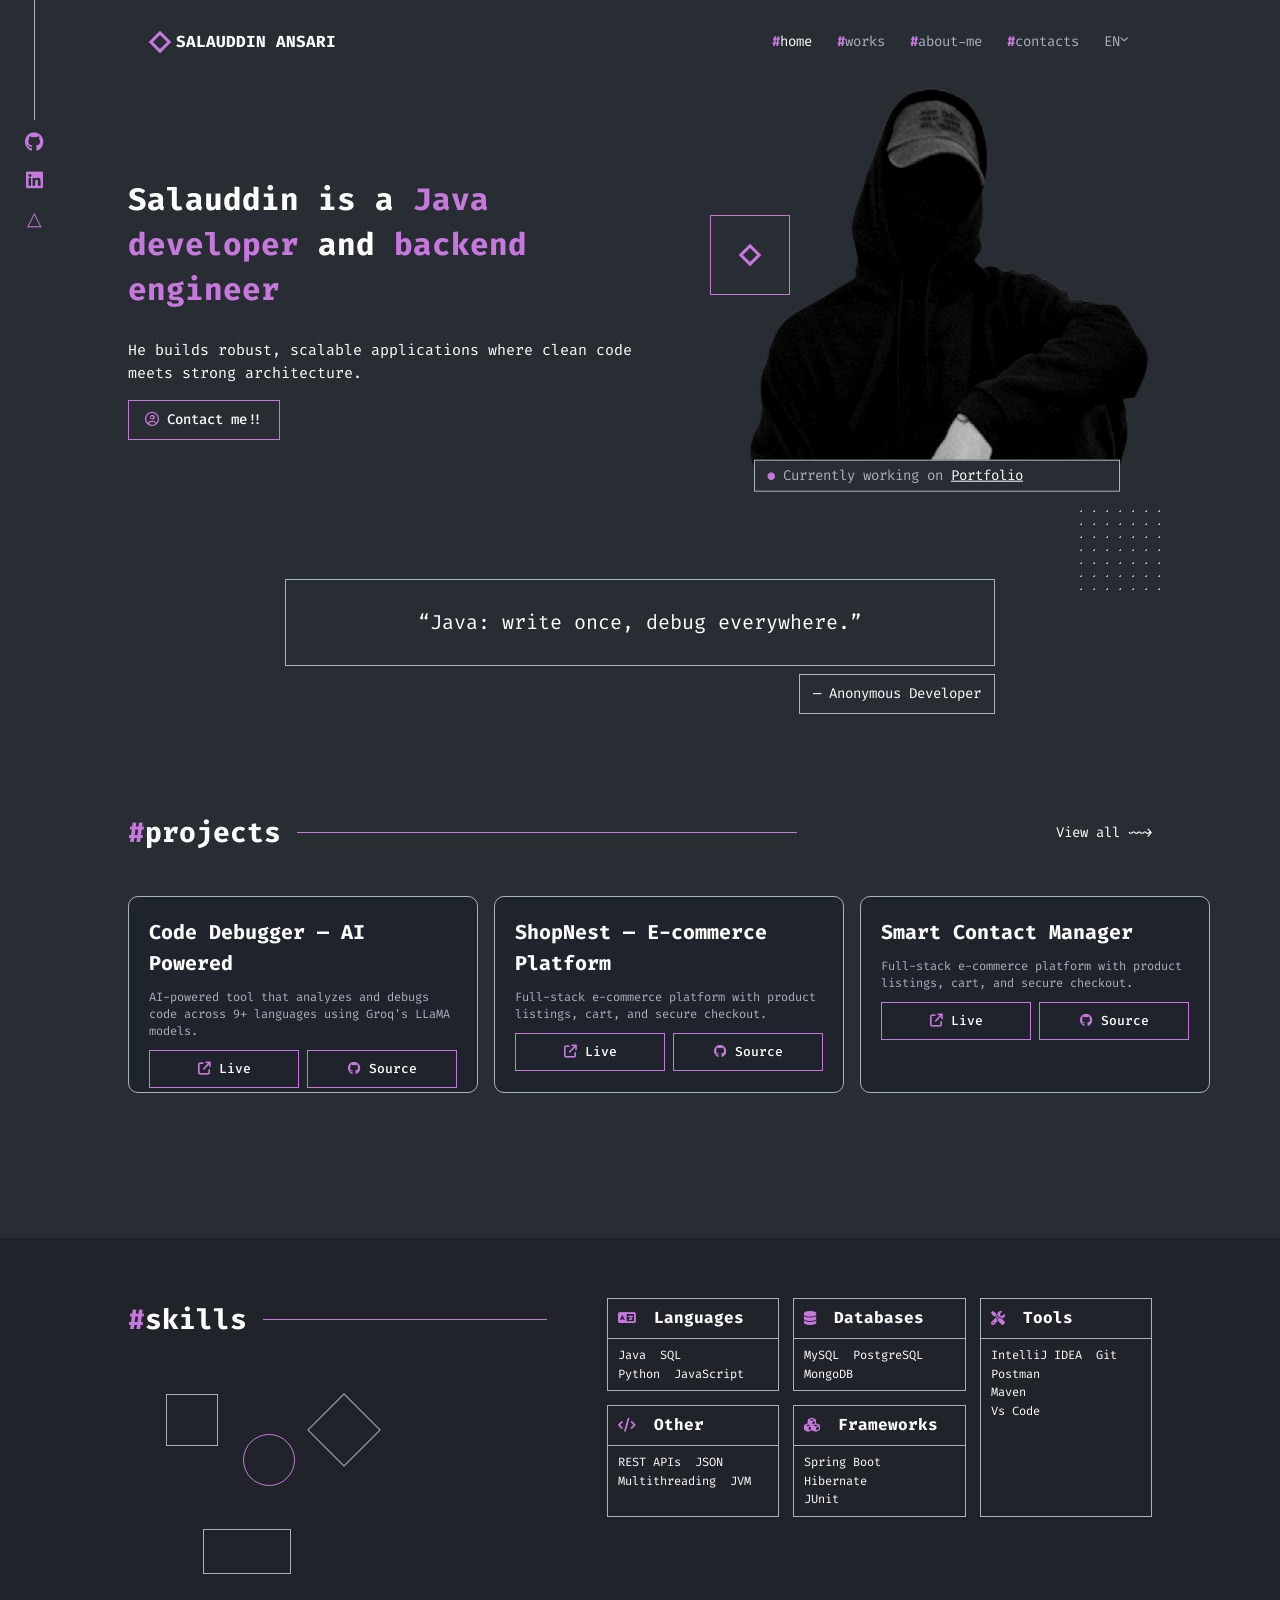
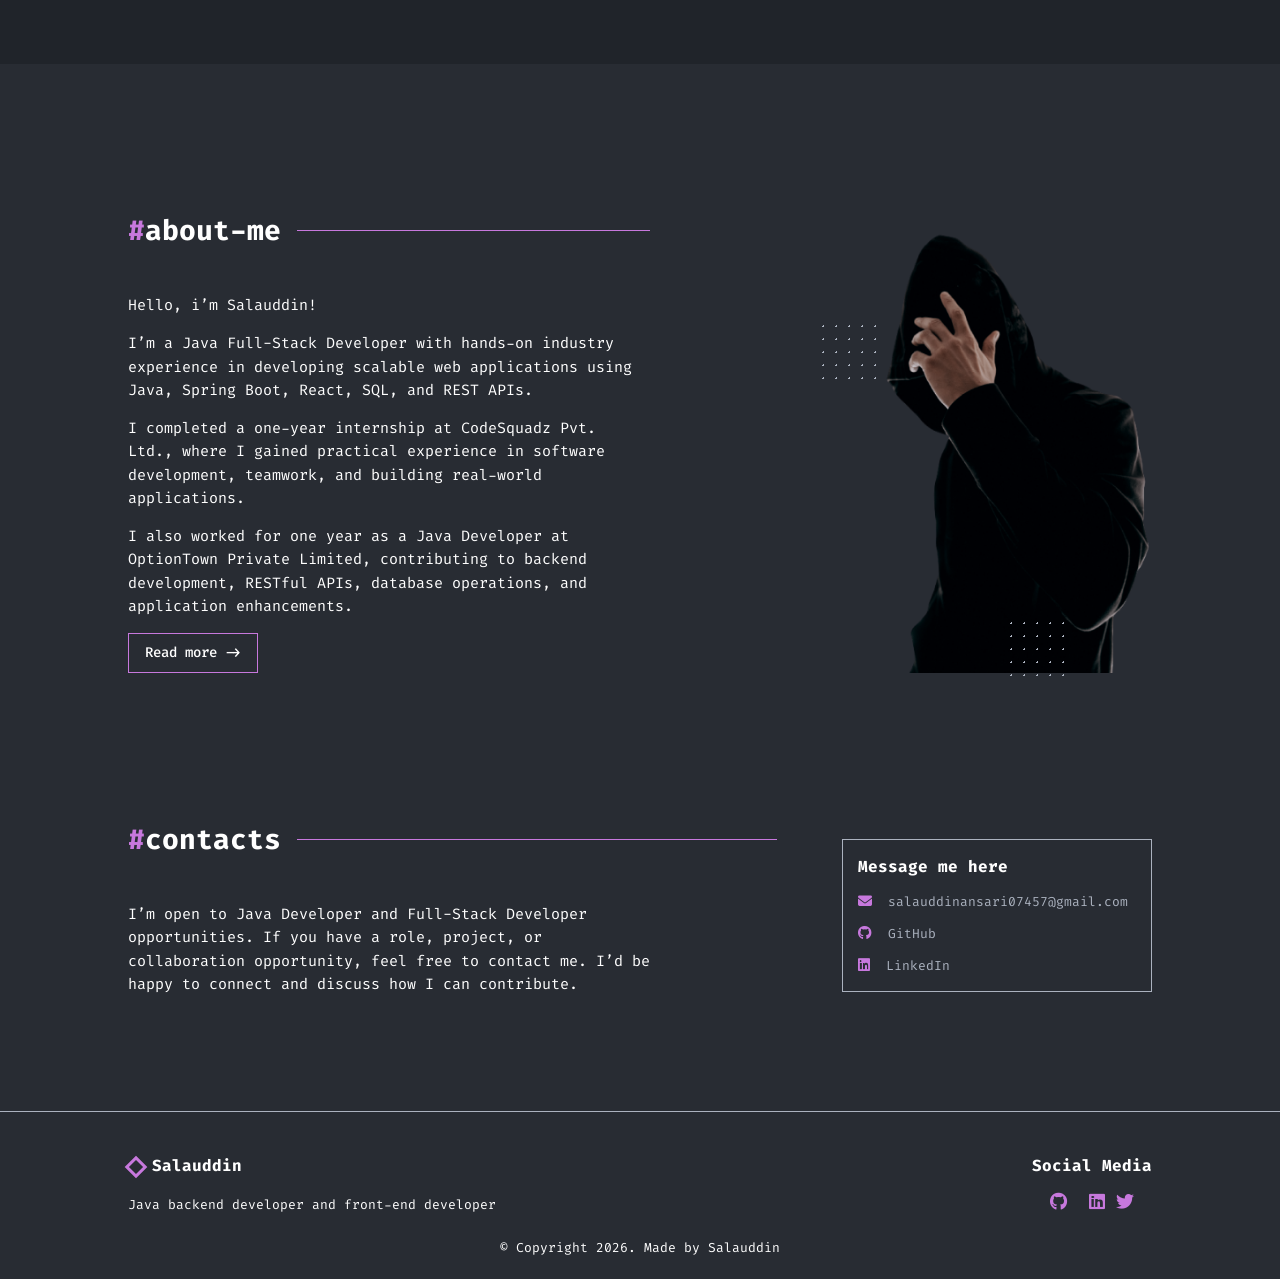
<file: index.html>
<!doctype html>
<html lang="en">

<head>
  <meta charset="UTF-8" />
  <meta name="viewport" content="width=device-width, initial-scale=1.0" />
  <meta name="description" content="Elias — web designer and front-end developer portfolio" />
  <title>Salauddin | Portfolio</title>
  <link rel="stylesheet" href="https://cdnjs.cloudflare.com/ajax/libs/font-awesome/6.5.1/css/all.min.css" />
  <link rel="stylesheet" href="styles.css" />
  <!-- <link rel="stylesheet" href="projects.css"> -->
</head>

<body>

  <div class="social-rail" aria-label="Social links">
    <span></span>
    <a href="https://github.com/AnsariSalauddin" target="_blank" rel="noopener noreferrer" aria-label="GitHub"><i
        class="fa-brands fa-github"></i></a>
    <a href="https://linkedin.com/in/salauddinansari0" target="_blank" rel="noopener noreferrer"
      aria-label="LinkedIn"><i class="fa-brands fa-linkedin"></i></a>
    <a href="#" aria-label="Figma">△</a>
  </div>
  <header class="site-header">
    <a class="brand" href="#home"><i></i>SALAUDDIN ANSARI</a>
    <button class="menu-toggle" aria-expanded="false" aria-controls="menu">
      ☰
    </button>
    <nav id="menu">
      <a class="active" href="#home"><b>#</b>home</a><a href="#works"><b>#</b>works</a><a
        href="#about"><b>#</b>about-me</a><a href="#contacts"><b>#</b>contacts</a><a href="#home">EN⌄</a>
    </nav>
  </header>
  <main id="home">
    <section class="hero wrap">
      <div class="hero-copy">
        <h1>
          Salauddin is a <em>Java developer</em> and <em>backend engineer</em>
        </h1>
        <p>
          He builds robust, scalable applications where clean code meets strong architecture.
        </p>
        <a class="button" href="#contacts"><i class="fa-regular fa-circle-user"></i> Contact me!!</a>
      </div>
      <div class="hero-art">
        <img class="person" src="images/image.png" alt="Person wearing a black hoodie">
        <!-- <div class="person" aria-hidden="true">✦</div> -->
        <div class="logo-box"><i></i></div>
        <div class="current">
          <span>●</span> Currently working on <a href="#works">Portfolio</a>
        </div>
        <div class="dot-grid"></div>
      </div>
    </section>
    <section class="quote wrap">
      <blockquote>“Java: write once, debug everywhere.”</blockquote>
      <cite>— Anonymous Developer</cite>
    </section>
    <section id="works" class="wrap section">
      <div class="section-heading">
        <h2><b>#</b>projects</h2>
        <span></span>
        <a href="Projects.html">View all ~~&gt;</a>
      </div>
      <div class="projects">
        <div class="card">
          <p class="projectTitleOuter">Code Debugger — AI Powered</p>
          <div class="card__content">
            <p class="card__title">Code Debugger — AI Powered</p>
            <p class="card__description">AI-powered tool that analyzes and debugs code across 9+ languages using Groq's
              LLaMA models.</p>
            <div class="card-buttons">
              <a class="button" href="https://code-debugger-frontend-beige.vercel.app/" target="_blank"
                rel="noopener noreferrer"><i class="fa-solid fa-arrow-up-right-from-square"></i>
                Live</a>
              <a class="button secondary" href="https://github.com/AnsariSalauddin/CodeDebugger.git" target="_blank"
                rel="noopener noreferrer"><i class="fa-brands fa-github"></i> Source</a>
            </div>

          </div>
        </div>
        <div class="card">
          <p class="projectTitleOuter">ShopNest — E-commerce Platform</p>
          <div class="card__content">
            <p class="card__title">ShopNest — E-commerce Platform</p>
            <p class="card__description">Full-stack e-commerce platform with product listings, cart, and
              secure
              checkout.</p>
            <div class="card-buttons">
              <a class="button" href="https://shopnest-frontend-rho.vercel.app/" target="_blank"
                rel="noopener noreferrer"><i class="fa-solid fa-arrow-up-right-from-square"></i>
                Live</a>
              <a class="button secondary" href="https://github.com/AnsariSalauddin/shopnest-Backend" target="_blank"
                rel="noopener noreferrer"><i class="fa-brands fa-github"></i> Source</a>
            </div>

          </div>
        </div>
        <div class="card">
          <p class="projectTitleOuter">Smart Contact Manager</p>
          <div class="card__content">
            <p class="card__title">Smart Contact Manager</p>
            <p class="card__description">Full-stack e-commerce platform with product listings, cart, and
              secure
              checkout.</p>
            <div class="card-buttons">
              <a class="button" href=""_blank"
                rel="noopener noreferrer"><i class="fa-solid fa-arrow-up-right-from-square"></i>
                Live</a>
              <a class="button secondary" href="" target="_blank" aria-disabled="false"
                rel="noopener noreferrer"><i class="fa-brands fa-github"></i> Source</a>
            </div>

          </div>
        </div>
      </div>
    </section>
    <section class="skills section">
      <div class="wrap skills-grid">
        <div>
          <div class="section-heading">
            <h2><b>#</b>skills</h2>
            <span></span>
          </div>
          <div class="shapes" aria-hidden="true">
            <i></i><i></i><i></i><i></i>
          </div>
        </div>
        <div class="skill-cards">
          <article>
            <h3><i class="fa-solid fa-language"></i> Languages</h3>
            <p>Java&nbsp; SQL<br>Python&nbsp; JavaScript</p>
          </article>

          <article>
            <h3><i class="fa-solid fa-database"></i> Databases</h3>
            <p>MySQL&nbsp; PostgreSQL<br>MongoDB</p>
          </article>

          <article>
            <h3><i class="fa-solid fa-screwdriver-wrench"></i> Tools</h3>
            <p>IntelliJ IDEA&nbsp; Git&nbsp; Postman<br>Maven<br>Vs Code</p>
          </article>

          <article>
            <h3><i class="fa-solid fa-code"></i> Other</h3>
            <p>REST APIs&nbsp; JSON<br>Multithreading&nbsp; JVM</p>
          </article>

          <article>
            <h3><i class="fa-solid fa-cubes"></i> Frameworks</h3>
            <p>Spring Boot&nbsp; Hibernate<br>JUnit</p>
          </article>
        </div>
      </div>
    </section>
    <section id="about" class="wrap section about">
      <div class="about-copy">
        <div class="section-heading">
          <h2><b>#</b>about-me</h2>
          <span></span>
        </div>
        <p>Hello, i’m Salauddin!</p>
        <p>
          I’m a Java Full-Stack Developer with hands-on industry experience in
          developing scalable web applications using Java, Spring Boot, React, SQL,
          and REST APIs.
        </p>

        <p>
          I completed a one-year internship at CodeSquadz Pvt. Ltd., where I gained
          practical experience in software development, teamwork, and building
          real-world applications.
        </p>

        <p>
          I also worked for one year as a Java Developer at OptionTown Private
          Limited, contributing to backend development, RESTful APIs, database
          operations, and application enhancements.
        </p>
        <a class="button" href="#">Read more -&gt;</a>
      </div>
      <div class="about-art">
        <div class="dot-grid-about-first"></div>
        <img class="person1" src="images/profile1.png" alt="Person wearing a black hoodie">
        <!-- <div class="person small">✦</div>
        <div class="dots"></div> -->
        <div class="dot-grid-about-second"></div>
      </div>

    </section>
    <section id="contacts" class="wrap section contacts">
      <div>
        <div class="section-heading">
          <h2><b>#</b>contacts</h2>
          <span></span>
        </div>
        <p>
          I’m open to Java Developer and Full-Stack Developer opportunities. If you
          have a role, project, or collaboration opportunity, feel free to contact me.
          I’d be happy to connect and discuss how I can contribute.
        </p>
      </div>
      <aside class="Message-Icon-Color">
        <h3>Message me here</h3>

        <a href="mailto:salauddinansari07457@gmail.com">
          <i class="fa-solid fa-envelope"></i> salauddinansari07457@gmail.com
        </a>

        <a href="https://github.com/AnsariSalauddin" target="_blank" rel="noopener noreferrer">
          <i class="fa-brands fa-github"></i> GitHub
        </a>

        <a href="https://www.linkedin.com/in/salauddinansari0" target="_blank" rel="noopener noreferrer">
          <i class="fa-brands fa-linkedin"></i> LinkedIn
        </a>

      </aside>
    </section>
  </main>
  <footer>
    <div class="wrap footer-grid">
      <div class="footer-grid-inner">
        <div>
          <a class="brand" href="#home"><i></i>Salauddin</a>
          <!-- <a class="email" href="mailto:salauddinansari07457@gmail.com">salauddinansari07457@gmail.com</a> -->
          <p>Java backend developer and front-end developer</p>
        </div>

        <div>
          <h3>Social Media</h3>
          <p class="media" style="font-size: large; margin: 10px;">
            <a href="https://github.com/AnsariSalauddin" target="_blank" rel="noopener noreferrer"
              aria-label="GitHub"><i class="fa-brands fa-github"></i></a>&nbsp;
            <a href="https://linkedin.com/in/salauddinansari0" target="_blank" rel="noopener noreferrer"
              aria-label="LinkedIn"><i class="fa-brands fa-linkedin"></i></a>
            <a href="https://linkedin.com/in/salauddinansari0" target="_blank" rel="noopener noreferrer"
              aria-label="LinkedIn"><i class="fa-brands fa-twitter"></i></a>
          </p>
        </div>
      </div>
      <p class="copyright">© Copyright 2026. Made by Salauddin</p>
    </div>
  </footer>
  <script src="script.js"></script>
</body>

</html>
</file>
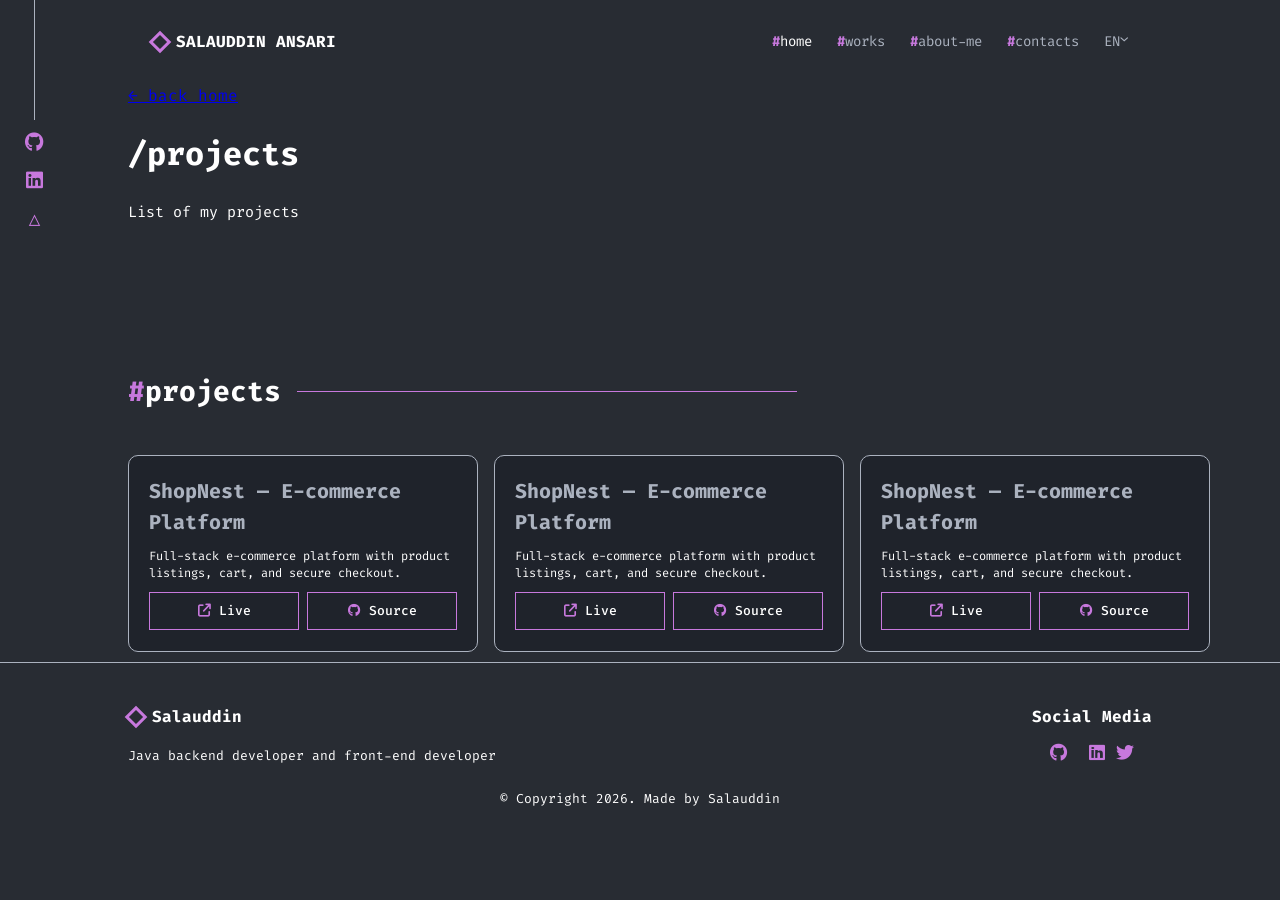
<file: Projects.html>
<!doctype html>
<html lang="en">

<head>
    <meta charset="UTF-8" />
    <meta name="viewport" content="width=device-width, initial-scale=1.0" />
    <meta name="description" content="Elias — web designer and front-end developer portfolio" />
    <title>Salauddin | Portfolio</title>
    <link rel="stylesheet" href="https://cdnjs.cloudflare.com/ajax/libs/font-awesome/6.5.1/css/all.min.css" />
    <link rel="stylesheet" href="styles.css" />
    <link rel="stylesheet" href="projects.css">
</head>

<body>
    <div class="social-rail" aria-label="Social links">
        <span></span>
        <a href="https://github.com/AnsariSalauddin" target="_blank" rel="noopener noreferrer" aria-label="GitHub"><i
                class="fa-brands fa-github"></i></a>
        <a href="https://linkedin.com/in/salauddin-ansari-560468238" target="_blank" rel="noopener noreferrer"
            aria-label="LinkedIn"><i class="fa-brands fa-linkedin"></i></a>
        <a href="#" aria-label="Figma">△</a>
    </div>
    <header class="site-header">
        <a class="brand" href="#home"><i></i>SALAUDDIN ANSARI</a>
        <button class="menu-toggle" aria-expanded="false" aria-controls="menu">
            ☰
        </button>
        <nav id="menu">
            <a class="active" href="index.html#home"><b>#</b>home</a><a href="Projects.html#works"><b>#</b>works</a><a
                href="index.html#about"><b>#</b>about-me</a><a href="index.html#contacts"><b>#</b>contacts</a><a
                href="index.html#home">EN⌄</a>
        </nav>
    </header>
    <main id="home">
        <div class="wrap breadcrumb">
            <a href="index.html" class="back-link">&larr; back home</a>
            <h1><span class="slash">/</span>projects</h1>
            <p>List of my projects</p>
        </div>
        <section id="works" class="wrap section">
            <div class="section-heading">
                <h2><b>#</b>projects</h2>
                <span></span>
                <!-- <a href="projects.html">View all ~~&gt;</a> -->
            </div>
            <!-- From Uiverse.io by D3OXY -->
            <div class="projects">
                <div class="card">
                    <!-- <svg viewBox="0 0 24 24" xmlns="http://www.w3.org/2000/svg">
                        <path
                            d="M20 5H4V19L13.2923 9.70649C13.6828 9.31595 14.3159 9.31591 14.7065 9.70641L20 15.0104V5ZM2 3.9934C2 3.44476 2.45531 3 2.9918 3H21.0082C21.556 3 22 3.44495 22 3.9934V20.0066C22 20.5552 21.5447 21 21.0082 21H2.9918C2.44405 21 2 20.5551 2 20.0066V3.9934ZM8 11C6.89543 11 6 10.1046 6 9C6 7.89543 6.89543 7 8 7C9.10457 7 10 7.89543 10 9C10 10.1046 9.10457 11 8 11Z">
                        </path>
                    </svg> -->
                    <p class="projectTitleOuter">ShopNest — E-commerce Platform</p>
                    <div class="card__content">
                        <p class="card__title">ShopNest — E-commerce Platform</p>
                        <p class="card__description">Full-stack e-commerce platform with product listings, cart, and
                            secure
                            checkout.</p>
                        <div class="card-buttons">
                            <a class="button" href="https://code-debugger-frontend-beige.vercel.app/" target="_blank"
                                rel="noopener noreferrer"><i class="fa-solid fa-arrow-up-right-from-square"></i>
                                Live</a>
                            <a class="button secondary" href="https://github.com/yourusername/code-debugger"
                                target="_blank" rel="noopener noreferrer"><i class="fa-brands fa-github"></i> Source</a>
                        </div>

                    </div>
                </div>
                                <div class="card">
                    <!-- <svg viewBox="0 0 24 24" xmlns="http://www.w3.org/2000/svg">
                        <path
                            d="M20 5H4V19L13.2923 9.70649C13.6828 9.31595 14.3159 9.31591 14.7065 9.70641L20 15.0104V5ZM2 3.9934C2 3.44476 2.45531 3 2.9918 3H21.0082C21.556 3 22 3.44495 22 3.9934V20.0066C22 20.5552 21.5447 21 21.0082 21H2.9918C2.44405 21 2 20.5551 2 20.0066V3.9934ZM8 11C6.89543 11 6 10.1046 6 9C6 7.89543 6.89543 7 8 7C9.10457 7 10 7.89543 10 9C10 10.1046 9.10457 11 8 11Z">
                        </path>
                    </svg> -->
                    <p class="projectTitleOuter">ShopNest — E-commerce Platform</p>
                    <div class="card__content">
                        <p class="card__title">ShopNest — E-commerce Platform</p>
                        <p class="card__description">Full-stack e-commerce platform with product listings, cart, and
                            secure
                            checkout.</p>
                        <div class="card-buttons">
                            <a class="button" href="https://code-debugger-frontend-beige.vercel.app/" target="_blank"
                                rel="noopener noreferrer"><i class="fa-solid fa-arrow-up-right-from-square"></i>
                                Live</a>
                            <a class="button secondary" href="https://github.com/yourusername/code-debugger"
                                target="_blank" rel="noopener noreferrer"><i class="fa-brands fa-github"></i> Source</a>
                        </div>

                    </div>
                </div>
                                <div class="card">
                    <!-- <svg viewBox="0 0 24 24" xmlns="http://www.w3.org/2000/svg">
                        <path
                            d="M20 5H4V19L13.2923 9.70649C13.6828 9.31595 14.3159 9.31591 14.7065 9.70641L20 15.0104V5ZM2 3.9934C2 3.44476 2.45531 3 2.9918 3H21.0082C21.556 3 22 3.44495 22 3.9934V20.0066C22 20.5552 21.5447 21 21.0082 21H2.9918C2.44405 21 2 20.5551 2 20.0066V3.9934ZM8 11C6.89543 11 6 10.1046 6 9C6 7.89543 6.89543 7 8 7C9.10457 7 10 7.89543 10 9C10 10.1046 9.10457 11 8 11Z">
                        </path>
                    </svg> -->
                    <p class="projectTitleOuter">ShopNest — E-commerce Platform</p>
                    <div class="card__content">
                        <p class="card__title">ShopNest — E-commerce Platform</p>
                        <p class="card__description">Full-stack e-commerce platform with product listings, cart, and
                            secure
                            checkout.</p>
                        <div class="card-buttons">
                            <a class="button" href="https://code-debugger-frontend-beige.vercel.app/" target="_blank"
                                rel="noopener noreferrer"><i class="fa-solid fa-arrow-up-right-from-square"></i>
                                Live</a>
                            <a class="button secondary" href="https://github.com/yourusername/code-debugger"
                                target="_blank" rel="noopener noreferrer"><i class="fa-brands fa-github"></i> Source</a>
                        </div>

                    </div>
                </div>
            </div>
        </section>
    </main>
    <footer style="margin-top: 10px;">
        <div class="wrap footer-grid">
            <div class="footer-grid-inner">
                <div>
                    <a class="brand" href="#home"><i></i>Salauddin</a>
                    <!-- <a class="email" href="mailto:salauddinansari07457@gmail.com">salauddinansari07457@gmail.com</a> -->
                    <p>Java backend developer and front-end developer</p>
                </div>

                <div>
                    <h3>Social Media</h3>
                    <p class="media" style="font-size: large; margin: 10px;">
                        <a href="https://github.com/AnsariSalauddin" target="_blank" rel="noopener noreferrer"
                            aria-label="GitHub"><i class="fa-brands fa-github"></i></a>&nbsp;
                        <a href="https://linkedin.com/in/salauddin-ansari-560468238" target="_blank"
                            rel="noopener noreferrer" aria-label="LinkedIn"><i class="fa-brands fa-linkedin"></i></a>
                        <a href="https://linkedin.com/in/salauddin-ansari-560468238" target="_blank"
                            rel="noopener noreferrer" aria-label="LinkedIn"><i class="fa-brands fa-twitter"></i></a>
                    </p>
                </div>
            </div>
            <p class="copyright">© Copyright 2026. Made by Salauddin</p>
        </div>
    </footer>
    <script src="script.js"></script>
</body>

</html>
</file>
<file: styles.css>
@import url("https://fonts.googleapis.com/css2?family=Fira+Code:wght@400;500;600;700&display=swap");
:root {
  --bg: #282c33;
  --muted: #abb2bf;
  --text: #fff;
  --accent: #c778dd;
  --line: #abb2bf55;
}
* {
  box-sizing: border-box;
}
html {
  scroll-behavior: smooth;
}
body {
  margin: 0;
  background: var(--bg);
  color: var(--text);
  font:
    16px/1.55 "Fira Code",
    monospace;
  overflow-x: hidden;
}
.wrap {
  width: min(1024px, calc(100% - 48px));
  margin: auto;
}
.site-header {
  height: 84px;
  max-width: 1024px;
  margin: auto;
  display: flex;
  align-items: center;
  justify-content: space-between;
  padding: 0 24px;
}
.brand {
  font-weight: 700;
  color: #fff;
  text-decoration: none;
  display: inline-flex;
  gap: 8px;
  align-items: center;
  white-space: nowrap;
}
.brand i,
.logo-box i {
  width: 16px;
  height: 16px;
  border: 3px solid var(--accent);
  display: inline-block;
  transform: rotate(45deg);
  flex-shrink: 0;
}
nav {
  display: flex;
  gap: 25px;
  align-items: center;
}
nav a {
  color: var(--muted);
  text-decoration: none;
  font-size: 14px;
}
nav b,
.section-heading b {
  color: var(--accent);
}
nav .active,
nav a:hover {
  color: #fff;
}
.menu-toggle {
  display: none;
  background: none;
  border: 0;
  color: #fff;
  font-size: 24px;
  cursor: pointer;
  line-height: 1;
  padding: 4px 8px;
}
.social-rail {
  position: fixed;
  z-index: 2;
  top: 0;
  left: 25px;
  display: flex;
  flex-direction: column;
  align-items: center;
  color: var(--muted);
  gap: 8px;
}
.social-rail span {
  height: 120px;
  border-left: 1px solid var(--muted);
}
.social-rail a {
  color: var(--muted);
  text-decoration: none;
}
.social-rail a {
  color: var(--accent);
  font-size: larger;
}
.hero {
  min-height: 430px;
  display: grid;
  grid-template-columns: 1.05fr 0.95fr;
  align-items: center;
  gap: 30px;
  padding-top: 20px;
}
.hero h1 {
  font-size: clamp(22px, 3.2vw, 31px);
  line-height: 1.45;
  margin: 0 0 26px;
}
.hero em {
  font-style: normal;
  color: var(--accent);
}
p {
  /* color: var(--muted); */
  font-size: 15px;
}
.button {
  border: 1px solid var(--accent);
  color: #fff;
  text-decoration: none;
  padding: 8px 16px;
  display: inline-block;
  font-size: 14px;
  font-weight: 500;
}
.button i {
  color: var(--accent);
}
.button:hover {
  background: #c778dd22;
}
.hero-art {
  height: 315px;
  position: relative;
  overflow: visible;
  max-width: 460px;
  width: 100%;
  justify-self: end;
}
.person {
  position: absolute;
  width: min(453px, 90%);
  height: 386px;
  aspect-ratio: 368 / 308;
  right: 0;
  bottom: 0;
  filter: grayscale(0.55) contrast(1.15) brightness(0.9);
  display: block;
}
.logo-box {
  position: absolute;
  top: 63px;
  left: 18px;
  border: 1px solid var(--accent);
  width: 80px;
  height: 80px;
  display: grid;
  place-items: center;
}
.dot-grid,
.dots {
  background-image: radial-gradient(var(--muted) 1px, transparent 1px);
  background-size: 13px 13px;
  width: 70px;
  height: 70px;
  position: absolute;
  right: -12px;
  top: 353px;
  bottom: 20px;
      width: 89px;
    height: 89px;
}
.current {
  position: absolute;
  left: 62px;
  bottom: 7px;
  transform: translateY(100%);
  border: 1px solid var(--muted);
  padding: 4px  12px;
  color: var(--muted);
  font-size: 14px;
  background: var(--bg);
  width: min(366px, 100%);
  z-index: 1;
}
.current span {
  color: var(--accent);
}
.current a {
  color: #fff;
}
.quote {
  margin-top: 65px;
  text-align: center;
  border: 1px solid var(--muted);
  position: relative;
  padding: 27px 40px;
  width: min(710px, calc(100% - 48px));
}
.quote blockquote {
  margin: 0;
  font-size: clamp(16px, 2.4vw, 20px);
}
.quote cite {
  display: block;
  position: absolute;
  right: -1px;
  bottom: -49px;
  border: 1px solid var(--muted);
  padding: 8px 13px;
  font-style: normal;
  font-size: 14px;
  background: var(--bg);
  white-space: nowrap;
}
.section {
  margin-top: 145px;
}
.section-heading {
  display: flex;
  align-items: center;
  gap: 16px;
  margin-bottom: 42px;
  flex-wrap: wrap;
}
.section-heading h2 {
  margin: 0;
  font-size: clamp(22px, 3vw, 28px);
}
.section-heading span {
  height: 1px;
  flex: 1;
  max-width: 500px;
  background: var(--accent);
  min-width: 24px;
}
.section-heading a {
  font-size: 14px;
  color: #fff;
  text-decoration: none;
  margin-left: auto;
}
.project-image {
  height: 175px;
  display: grid;
  place-items: center;
  overflow: hidden;
}
.project-image span {
  font-size: 45px;
  font-weight: 700;
}
.card h3,
.skill-cards h3,
aside h3,
footer h3 {
  margin: 0;
  font-size: 16px;
}
.skills {
  background: #20242a;
  padding: 60px 0;
}
.skills-grid {
  display: grid;
  grid-template-columns: 1fr 1.3fr;
  gap: 60px;
}
.shapes {
  height: 220px;
  position: relative;
}
.shapes i {
  position: absolute;
  border: 1px solid var(--muted);
  width: 52px;
  height: 52px;
}
.shapes i:nth-child(1) {
  left: 38px;
  top: 10px;
}
.shapes i:nth-child(2) {
  left: 115px;
  top: 50px;
  border-color: var(--accent);
  border-radius: 50%;
}
.shapes i:nth-child(3) {
  left: 190px;
  top: 20px;
  transform: rotate(45deg);
}
.shapes i:nth-child(4) {
  left: 75px;
  top: 145px;
  width: 88px;
  height: 45px;
}
.skill-cards {
  display: grid;
  grid-template-columns: repeat(3, 1fr);
  align-content: start;
  gap: 14px;
}
.skill-cards article {
  border: 1px solid var(--muted);
}
.skill-cards h3 {
  border-bottom: 1px solid var(--muted);
  padding: 7px 10px;
}
.skill-cards p {
  margin: 0;
  padding: 7px 10px;
  font-size: 12px;
}
.skill-cards article:nth-child(3) {
  grid-row: span 2;
}
.about {
  display: grid;
  grid-template-columns: 1.1fr 0.9fr;
  gap: 75px;
}
.about-copy p {
  max-width: 510px;
}
.about-art {
  min-height: 360px;
  position: relative;
}
.about-art .small {
  right: 30px;
  width: 190px;
  height: 290px;
}
.about-art .dots {
  left: 30px;
  right: auto;
  top: 90px;
}
.contacts {
  display: grid;
  grid-template-columns: 1fr 310px;
  gap: 65px;
  margin-bottom: 100px;
}
.contacts p {
  max-width: 530px;
}
.contacts aside {
  border: 1px solid var(--muted);
  padding: 15px;
  height: max-content;
  margin-top: 21px;
}
.contacts aside a {
  display: block;
  color: var(--muted);
  text-decoration: none;
  margin-top: 12px;
  font-size: 13px;
  word-break: break-word;
}
footer {
  border-top: 1px solid var(--muted);
  padding-top: 32px;
}
.footer-grid {
  display: flex;
  justify-content: space-between;
  flex-direction: column;
  margin-top: 10px;
}
.footer-grid-inner {
  display: flex;
  justify-content: space-between;
  flex-wrap: wrap;
  gap: 24px;
}
.email {
  color: var(--muted);
  font-size: 13px;
  margin-left: 18px;
  text-decoration: none;
}
.footer-grid p {
  font-size: 13px;
}
.media {
  font-size: large;
  text-align: center;
}
.media a i {
  color: var(--accent);
}
.copyright {
  text-align: center;
  margin: 42px 0 20px;
  font-size: 12px;
  margin-top: 10px;
}

/* -------------- projects / cards -------------- */
.projects {
  display: grid;
  grid-template-columns: repeat(3, 1fr);
  gap: 16px;
  align-items: start;
}
.card {
  border: 1px solid var(--muted);
  display: flex;
  flex-direction: column;
  min-width: 0;
}
.card-top {
  height: 6px;
  background: var(--accent);
}
.tags {
  border-top: 1px solid var(--muted);
  border-bottom: 1px solid var(--muted);
  padding: 8px;
  margin: 0;
  font-size: 12px;
  word-wrap: break-word;
}
.card-body {
  padding: 14px;
  display: flex;
  flex-direction: column;
  flex: 1;
}
.card-body p {
  margin: 8px 0 16px;
  font-size: 13px;
  flex: 1;
}
.card-buttons {
  display: flex;
  gap: 8px;
  flex-wrap: wrap;
}
.card-buttons .button {
  padding: 8px 12px;
  font-size: 13px;
  flex: 1;
  text-align: center;
  min-width: 110px;
  
}
.button.secondary {
  border-color: var(--accent);
  color: var(--text);
}
.button.secondary:hover {
  background: #c778dd22;
  color: #fff;
}
.media a {
  color: var(--muted);
  text-decoration: none;
  transition: color 0.25s ease;
}
.skill-cards h3 i {
  color: var(--accent);
  margin-right: 8px;
  font-size: 14px;
}
.Message-Icon-Color a i {
  color: var(--accent);
  margin-right: 8px;
  font-size: 14px;
}

/* about section art */
.person1 {
  position: absolute;
  width: min(299px, 80%);
  height: auto;
  aspect-ratio: 299 / 467;
  right: 0;
  bottom: 0;
  filter: grayscale(0.55) contrast(1.15) brightness(0.9);
  display: block;
}
.dot-grid-about-first {
  background-image: radial-gradient(var(--muted) 1px, transparent 1px);
  background-size: 13px 13px;
  width: 70px;
  height: 70px;
  position: absolute;
  right: 62%;
  top: 24%;
  z-index: 1;
}
.dot-grid-about-second {
  background-image: radial-gradient(var(--muted) 1px, transparent 1px);
  background-size: 13px 13px;
  width: 70px;
  height: 70px;
  position: absolute;
  right: 18%;
  top: 88%;
  z-index: 1;
}

/* -------------- tablet -------------- */
@media (max-width: 1024px) {
  .wrap {
    width: min(100% - 40px, 1024px);
  }
  .skill-cards {
    grid-template-columns: repeat(2, 1fr);
  }
  .skill-cards article:nth-child(3) {
    grid-row: auto;
  }
}

@media (max-width: 900px) {
  .projects {
    grid-template-columns: repeat(2, 1fr);
  }
}

/* -------------- mobile -------------- */
@media (max-width: 720px) {
  .social-rail {
    display: none;
  }
  .wrap {
    width: min(100% - 32px, 560px);
  }
  .site-header {
    padding: 0 16px;
    height: 70px;
    position: relative;
  }
  nav {
    display: none;
    position: absolute;
    z-index: 4;
    top: 70px;
    left: 0;
    right: 0;
    background: #20242a;
    padding: 20px;
    flex-direction: column;
    align-items: flex-start;
    border-bottom: 1px solid var(--line);
  }
  nav.open {
    display: flex;
  }
  .menu-toggle {
    display: block;
  }
  .hero,
  .about,
  .contacts,
  .skills-grid {
    grid-template-columns: 1fr;
  }
  .hero {
    padding-bottom: 44px; /* room for the "current" badge */
    text-align: left;
  }
  .hero h1 {
    font-size: 26px;
  }
  .hero-art {
    max-width: 400px;
    width: 100%;
    justify-self: center;
    height: min(315px, 78vw);
  }
  .section {
    margin-top: 95px;
  }
  .skill-cards {
    grid-template-columns: repeat(2, 1fr);
  }
  .projects {
    grid-template-columns: 1fr;
  }
  .about {
    gap: 25px;
  }
  .about-art {
    min-height: 270px;
  }
  .dot-grid-about-first {
    right: auto;
    left: 8px;
    top: 12px;
  }
  .dot-grid-about-second {
    right: 8px;
    top: auto;
    bottom: 8px;
  }
  .contacts {
    gap: 20px;
  }
  .footer-grid {
    gap: 20px;
  }
  .footer-grid-inner {
    flex-direction: column;
    gap: 24px;
    margin-top: -8px;
  }
  .quote {
    margin-top: 15px;
    padding: 22px 24px;
  }
  .quote cite {
    position: static;
    display: inline-block;
    margin-top: 16px;
  }
  .section-heading h2 {
    font-size: 24px;
  }
  .person1 {
    position: absolute;
    width: min(299px, 60%);
    height: auto;
    aspect-ratio: 299 / 467;
    right: 0;
    bottom: 0;
    filter: grayscale(0.55) contrast(1.15) brightness(0.9);
    display: block;
  }
  .current {
    font-size: 13px;
    padding: 7px 10px;
    left: 35px;
  }
    .shapes {
    display: none;
  }
    .dot-grid {
    visibility: hidden;
  }
}

@media (max-width: 410px) {
  .skill-cards {
    grid-template-columns: 1fr;
  }
  .skill-cards article:nth-child(3) {
    grid-row: auto;
  }
  .email {
    display: block;
    margin: 10px 0;
  }
  .footer-grid {
    display: block;
  }
  .current {
    font-size: 13px;
    padding: 7px 10px;
    left: 14px;
  }
  .card-buttons .button {
    min-width: 100%;
  }
  .dot-grid {
    visibility: hidden;
  }
  .person1 {
    position: absolute;
    width: min(299px, 60%);
    height: auto;
    aspect-ratio: 299 / 467;
    right: 0;
    bottom: 0;
    filter: grayscale(0.55) contrast(1.15) brightness(0.9);
    display: block;
  }
  .shapes {
    display: none;
  }
}


/* From Uiverse.io by D3OXY */
.card {
  position: relative;
  width: 350px;
  aspect-ratio: 16/9;
  background-color: #1f232b;
  border-radius: 10px;
  border: 1px solid var(--muted);
  display: flex;
  align-items: center;
  justify-content: center;
  overflow: hidden;
  perspective: 1000px;
  transition: all 0.6s cubic-bezier(0.175, 0.885, 0.32, 1.275);
  
}

.card svg {
  width: 48px;
  fill: #333;
  transition: all 0.6s cubic-bezier(0.175, 0.885, 0.32, 1.275);
}

.card__image {
  width: 100%;
  height: 100%;
}

.card:hover {
  transform: scale(1.05);
  box-shadow: 0 8px 16px rgba(255, 255, 255, 0.2);
}

.card__content {
  position: absolute;
  top: 0;
  left: 0;
  width: 100%;
  height: 100%;
  padding: 20px;
  box-sizing: border-box;
  /* background-color: #f2f2f2; */
  background-color: var(#808080);
  /* transform: rotateX(-90deg); */
  transform-origin: bottom;
  transition: all 0.6s cubic-bezier(0.175, 0.885, 0.32, 1.275);
  padding-bottom: 10px;
}


.projectTitleOuter {
  margin: auto;
  font-size: x-large;
  text-align: center;
  color: var(--muted);

}
.card__title {
  margin: 0;
  font-size: 20px;
  font-weight: 700;
  /* color: var(--muted); */
}


.projectTitleOuter{
  display: none;
}

.card__description {
  margin: 10px 0 10px;
  font-size: 12px;
  color: var(--muted);
  line-height: 1.4;
}

.card__button {
  padding: 15px;
  border-radius: 8px;
  border: 1px solid var(--accent);
}

.secondary {
  color: var(--accent);
  border: 1px solid var(--accent);
}
</file>
<file: projects.css>
@import url("https://fonts.googleapis.com/css2?family=Fira+Code:wght@400;500;600;700&display=swap");
:root {
  --bg: #282c33;
  --muted: #abb2bf;
  --text: #fff;
  --accent: #c778dd;
  --line: #abb2bf55;
  --gray:#A9A9A9
}
* {
  box-sizing: border-box;
}
html {
  scroll-behavior: smooth;
}



/* From Uiverse.io by D3OXY */
.card {
  position: relative;
  width: 350px;
  aspect-ratio: 16/9;
  background-color: #1f232b;
  border-radius: 10px;
  border: 1px solid var(--muted);
  display: flex;
  align-items: center;
  justify-content: center;
  overflow: hidden;
  perspective: 1000px;
  /* box-shadow: 0 0 0 5px #ffffff80; */
  transition: all 0.6s cubic-bezier(0.175, 0.885, 0.32, 1.275);
  /* border-color: var(--accent); */
  
}

.card svg {
  width: 48px;
  fill: #333;
  transition: all 0.6s cubic-bezier(0.175, 0.885, 0.32, 1.275);
}

.card__image {
  width: 100%;
  height: 100%;
}

.card:hover {
  transform: scale(1.05);
  box-shadow: 0 8px 16px rgba(255, 255, 255, 0.2);
}

.card__content {
  position: absolute;
  top: 0;
  left: 0;
  width: 100%;
  height: 100%;
  padding: 20px;
  box-sizing: border-box;
  /* background-color: #f2f2f2; */
  background-color: var(#808080);
  /* transform: rotateX(-90deg); */
  transform-origin: bottom;
  transition: all 0.6s cubic-bezier(0.175, 0.885, 0.32, 1.275);
  padding-bottom: 10px;
}

/* .card:hover .card__content {
  transform: rotateX(0deg);
} */

.projectTitleOuter {
  margin: auto;
  font-size: x-large;
  text-align: center;
  color: var(--muted);

}
.card__title {
  margin: 0;
  font-size: 20px;
  /* color: wheat; */
  font-weight: 700;
  color: var(--muted);
}

/* .card:hover svg {
  scale: 0;
} */

/* .card:hover .projectTitleOuter{
  visibility: hidden;
} */

.projectTitleOuter{
  display: none;
}

.card__description {
  margin: 10px 0 10px;
  font-size: 12px;
  color: var(--text);
  line-height: 1.4;
}

.card__button {
  padding: 15px;
  border-radius: 8px;
  /* background: #777; */
  border: 1px solid var(--accent);
  color: var(--accent);
  /* margin-bottom: 10px; */
}

.secondary {
  /* background: transparent; */
  color: var(--accent);
  border: 1px solid var(--accent);
  /* margin-bottom: 10px; */
}
</file>
